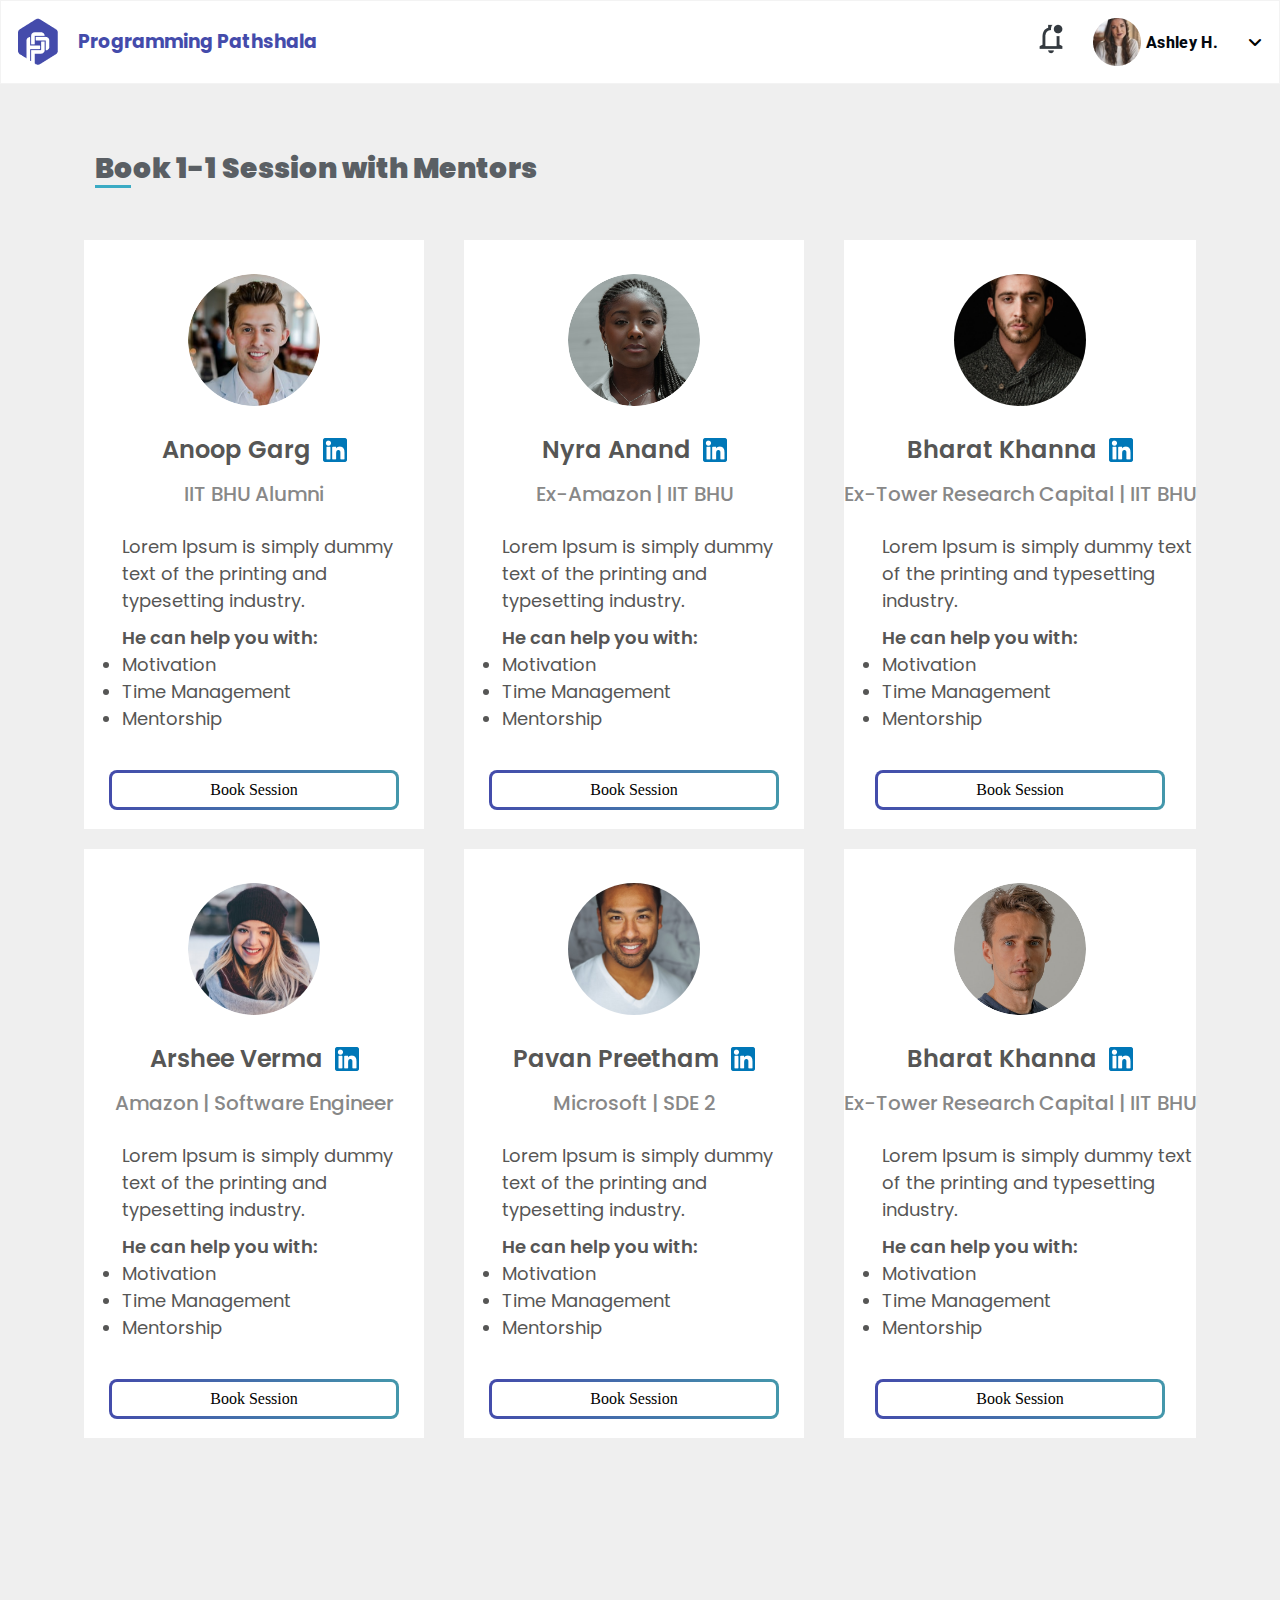
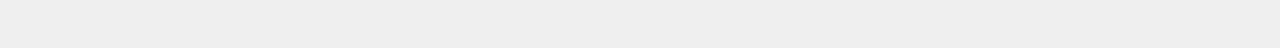
<file: mentor_page.html>
<!DOCTYPE html>
<html lang="en">
<head>
    <meta charset="UTF-8">
    <meta http-equiv="X-UA-Compatible" content="IE=edge">
    <meta name="viewport" content="width=device-width, initial-scale=1.0">
    <title>Booking Session</title>
    <link rel="stylesheet" href="https://cdnjs.cloudflare.com/ajax/libs/font-awesome/6.1.1/css/all.min.css">
    <link rel="stylesheet" href="/css/mentor_page.css">
</head>
<body>
    <div class="navbar">
        <div class="logo-container">
            <img src="./img/PP-logo.png" class="pp-logo" alt="">
            <span class="logo-name">Programming Pathshala</span>
        </div>

        <div class="right-nav">
            <div class="notif">
                <img class="bell-icon" src="./img/notification.png" alt="">
            </div>
            <div class="user">
                <img class="icon_ashley" src="./img/img_ash.png" alt="">
                <span class="ashley">Ashley H.</span>
            </div>
            <a href="#"><i class="fa-solid fa-angle-down"></i></a>
            
        </div>
    </div>

    <div class="content">
        <div class="heading">
            <span class="book">Book 1-1 Session with Mentors</span>
            <div class="horizontal-line" ></div>
        </div>
        <div class="card-container">
            <div class="row">
                <div class="card">
                    <div class="profile-text">
                        <div class="img-bx">
                            <img src="./img/pic1-modified.png" alt="">
                        </div>
                        <div class="mentor-name">
                            <span class="name">Anoop Garg</span>
                            <a href="#"><img src="./img/linkedin.png" alt=""></a>
                        </div>
                        <span class="company" >IIT BHU Alumni</span>   
                    </div>
                    <div class="description">
                        <p class = "about">Lorem Ipsum is simply dummy text of the printing and typesetting industry.</p>
                        <p  class="points">He can help you with:</p>
                        <ul>
                            <li>Motivation</li>
                            <li>Time Management</li>
                            <li>Mentorship</li>
                        </ul>
                    </div>
                    <button class="btn">Book Session</button>
                </div>
                <div class="card">
                    <div class="profile-text">
                        <div class="img-bx">
                            <img src="./img/pic2-modified.png" alt="">
                        </div>
                        <div class="mentor-name">
                            <span class="name">Nyra Anand</span>
                            <a href="#"><img src="./img/linkedin.png" alt=""></a>
                        </div>
                        <span class="company" >Ex-Amazon | IIT BHU</span>
                    </div>
                    <div class="description">
                        <p class = "about">Lorem Ipsum is simply dummy text of the printing and typesetting industry.</p>
                        <p class="points">He can help you with:</p>
                        <ul>
                            <li>Motivation</li>
                            <li>Time Management</li>
                            <li>Mentorship</li>
                        </ul>
                    </div>
                    <button class="btn">Book Session</button>
                </div>
                <div class="card">
                    <div class="profile-text">
                        <div class="img-bx">
                            <img src="./img/pic3.jpg" alt="">
                        </div>
                        <div class="mentor-name">
                            <span class="name">Bharat Khanna</span>
                            <a href="#"><img src="./img/linkedin.png" alt=""></a>
                        </div>
                        <span class="company" >Ex-Tower Research Capital | IIT BHU</span>
                    </div>
                    <div class="description">
                        <p class = "about">Lorem Ipsum is simply dummy text of the printing and typesetting industry.</p>
                        <p class="points">He can help you with:</p>
                        <ul>
                            <li>Motivation</li>
                            <li>Time Management</li>
                            <li>Mentorship</li>
                        </ul>
                    </div>
                    <button class="btn">Book Session</button>
                </div>
            </div>
            <div class="row">
                <div class="card">
                    <div class="profile-text">
                        <div class="img-bx">
                            <img src="./img/pic4-modified.png" alt="">
                        </div>
                        <div class="mentor-name">
                            <span class="name">Arshee Verma</span>
                            <a href="#"><img src="./img/linkedin.png" alt=""></a>
                        </div>
                        <span class="company" >Amazon | Software Engineer</span>
                    </div>
                    <div class="description">
                        <p class = "about">Lorem Ipsum is simply dummy text of the printing and typesetting industry.</p>
                        <p class="points">He can help you with:</p>
                        <ul>
                            <li>Motivation</li>
                            <li>Time Management</li>
                            <li>Mentorship</li>
                        </ul>
                    </div>
                    <button class="btn">Book Session</button>
                </div>
                <div class="card">
                    <div class="profile-text">
                        <div class="img-bx">
                            <img src="./img/pic5.jpg" alt="">
                        </div>
                        <div class="mentor-name">
                            <span class="name">Pavan Preetham</span>
                            <a href="#"><img src="./img/linkedin.png" alt=""></a>
                        </div>
                        <span class="company" >Microsoft | SDE 2</span>   
                    </div>
                    <div class="description">
                        <p class = "about">Lorem Ipsum is simply dummy text of the printing and typesetting industry.</p>
                        <p class="points">He can help you with:</p>
                        <ul>
                            <li>Motivation</li>
                            <li>Time Management</li>
                            <li>Mentorship</li>
                        </ul>
                    </div>
                    <button class="btn">Book Session</button>
                </div>
                <div class="card">
                    <div class="profile-text">
                        <div class="img-bx">
                            <img src="./img/pic6-modified.png" alt="">
                        </div>
                        <div class="mentor-name">
                            <span class="name">Bharat Khanna</span>
                            <a href="#"><img src="./img/linkedin.png" alt=""></a>
                        </div>
                        <span class="company" >Ex-Tower Research Capital | IIT BHU</span>    
                    </div>
                    <div class="description">
                        <p class = "about">Lorem Ipsum is simply dummy text of the printing and typesetting industry.</p>
                        <p class="points">He can help you with:</p>
                        <ul>
                            <li>Motivation</li>
                            <li>Time Management</li>
                            <li>Mentorship</li>
                        </ul>
                    </div>
                        <button class="btn">Book Session</button>
                </div>
            </div>
        </div>
    </div>
</body>
</html>
</file>
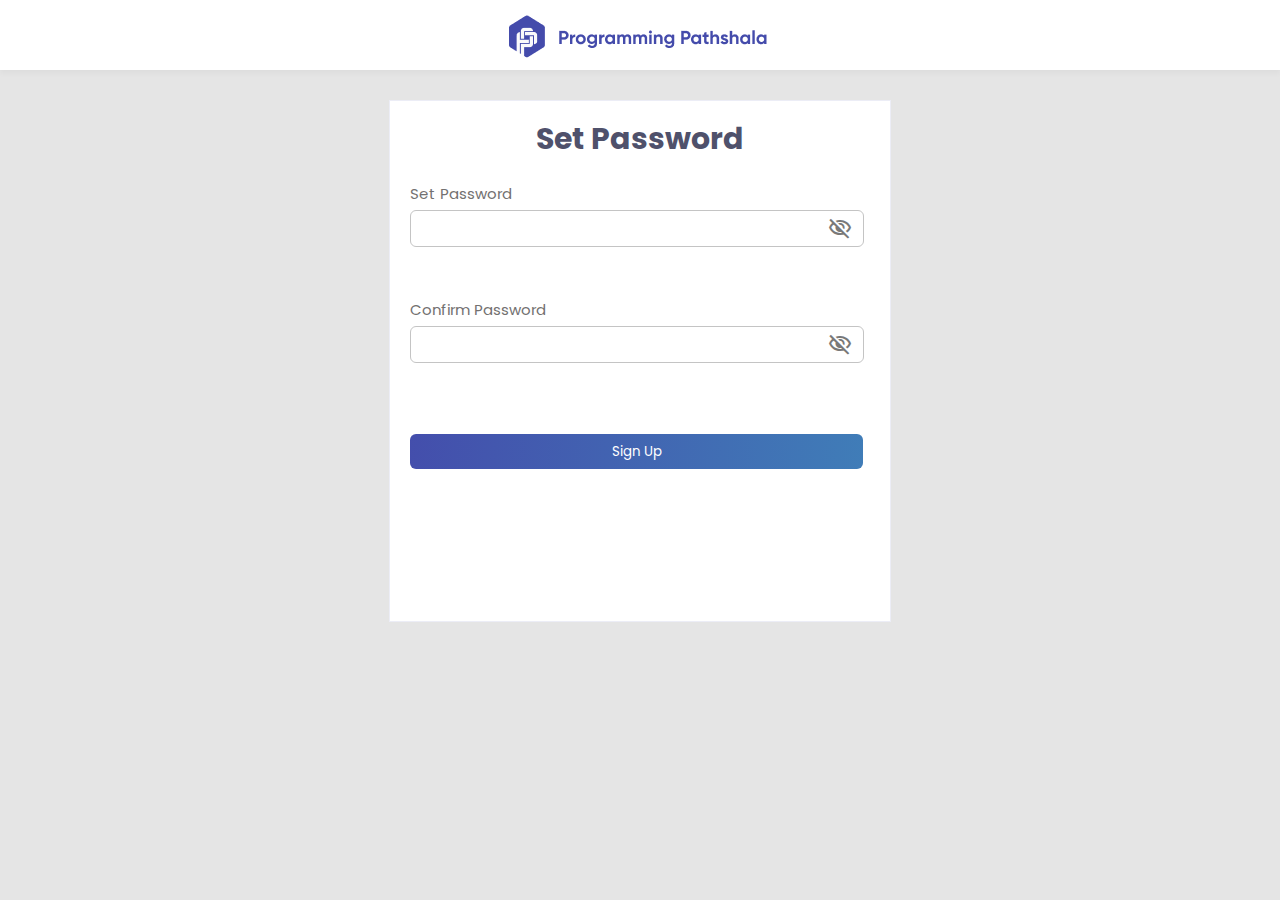
<file: setpass.html>
<!DOCTYPE html>
<html lang="en">
  <head>
    <meta charset="utf-8" />
    <meta name="viewport" content="width=device-width, initial-scale=1.0" />
    <link rel="stylesheet" href="/css/signup.css" />
    <link
      rel="stylesheet"
      href="https://fonts.googleapis.com/css2?family=Material+Symbols+Outlined:opsz,wght,FILL,GRAD@48,400,0,0"
    />
    <title>Set Password</title>
  </head>

  <body>
    <nav>
      <a href="/index.html"
        ><img src="/img/logo.png" alt="programming-pathshala-logo"
      /></a>
    </nav>

    <div class="container">
      <h1>Set Password</h1>
      <form>
        <label>Set Password</label>
        <input class="hide" type="password" />
        <span class="material-symbols-outlined toggle eye">visibility_off</span>
        <label>Confirm Password</label>
        <input class="hide" type="password" />
        <span class="material-symbols-outlined toggle1 eye1"
          >visibility_off</span
        >
        <button id="btn-signup">Sign Up</button>
      </form>
    </div>
    <script src="js/script.js"></script>
  </body>
</html>
</file>
<file: css/mentor_page.css>
@import url('https://fonts.googleapis.com/css2?family=Poppins&family=Roboto&display=swap');
*{
    margin: 0;
    padding: 0;
    box-sizing: border-box;
}
body{
    font-family: 'Poppins', sans-serif;
    min-height: 100vh;
}

.navbar{
    display: flex;
    justify-content: space-between;
    background: #FFFFFF;
    border: 1px solid #F3F3F3;

    box-shadow: 0px 4px 5px rgba(0, 0, 0, 0.03);
    /* padding-top: 5px; */
    padding: 17px;
}

.logo-container{
    display: flex;
    align-items: center;
    column-gap: 20px;
    /* padding-left: 30px; */
}

.logo-name{
    font-weight: bolder;
    font-size: 18.7544px;
    line-height: 22px;
    color: #444BAB;
}

.right-nav{
    display: flex;
    align-items: center;
    justify-content: center;
    column-gap: 30px;
    /* padding-right: 30px; */
}

.right-nav .user .ashley{
    font-family: 'Roboto', sans-serif;;
    font-weight: 800;
    font-size: 16px;
    line-height: 19px;
    letter-spacing: 0.02em;
    color: #030910;
    text-align: center;
}

.user{
    display:flex;
    align-items: center;
    column-gap: 5px;
}

.fa-solid, .fas{
    color: black;
}


/* Mentor Section Styling */


.content{
    width: 100%;
    display:flex;
    flex-direction: column;
    background: #efefef;
    line-height: 1.5;
    padding-bottom: 200px;
}
.heading{
    margin-left: 95px;
    margin-top: 68px;
    margin-bottom: 42px;
}
.heading .book{
    font-weight: 900;
    font-size: 28px;
    line-height: 33px;
    text-align: center;
    color: #5A5F64;
}
.heading .horizontal-line{
    border-bottom: 3px solid #3BABC4;
    width: 3%;
}

a{
    text-decoration: none;
}
.card-container{
    width: 90%;
    max-width: 100%;
    margin: 0 auto;  
}

.row{
    display: flex;
    align-items: center;
    justify-content: space-between;
}
.card{
    flex: 1 1 21rem;
    display: flex;
    flex-direction: column;
    flex-wrap: wrap;
    align-self: normal;
    margin: 10px 20px;
    background : #fff;
}
.profile-text{
    display: flex;
    flex-direction: column;
    align-items: center;
    justify-content:center;
    margin-top: 34px;
    margin-bottom: 24px;
    white-space: nowrap;
}

.profile-text .img-bx {
    position: relative;
    width: 132px;
    height: 132px;
    border-radius: 50%;
    overflow: hidden;
}

.profile-text .img-bx img {
    position: absolute;
    top: 0;
    left: 0;
    width: 100%;
    height: 100%;
    object-fit: cover;
}
.mentor-name {
    display: flex;
    column-gap: 12px;
    align-items: center;
    justify-content: center;
    margin-top: 24px;
    margin-bottom: 10px;
}
.mentor-name .name{
    font-weight: 600;
    font-size: 24px;
    line-height: 36px;
    text-align: right;
    color: #565655;
}
.mentor-name img{
    width: 24px;
    height: 24px;
}

.mentor-name a{
    padding-top: 8px;
}

.profile-text .company{
    font-weight: 500;
    font-size: 20px;
    line-height: 30px;
    text-align: center;
    color: #888888;
}

.description{
    padding-left: 38px;
    margin-bottom: 28px;
}

.description .about{
    font-weight: 400;
    font-size: 18px;
    line-height: 27px;
    color: #565655;
    margin-bottom: 10px;
}

.description .points{
    font-weight: 600;
    font-size: 18px;
    line-height: 27px;
    color: #565655;
}

.description ul{
    font-weight: 400;
    font-size: 18px;
    line-height: 27px;
    color: #565655;
    margin-bottom: 10px;
}


.btn{
    border-radius: 8px;
    padding: 1rem;
    font-family: 'Avenir Next';
    font-size: 1rem;
    padding: .5rem 3rem;
    color:  linear-gradient(rgba(255, 255, 255, 0), rgba(255, 255, 255, 0)), linear-gradient(101deg, #444BAB, #4498AB);
    box-shadow: 0 0 6px 0 rgba(157, 96, 212, 0.5);
    border: solid 3px transparent;
    background-image: linear-gradient(rgba(255, 255, 255, 0), rgba(255, 255, 255, 0)), linear-gradient(101deg, #444BAB, #4498AB);
    background-origin: border-box;
    background-clip: content-box, border-box;
    box-shadow: 2px 1000px 1px #fff inset;
    /* background: -webkit-linear-gradient(#eee, #333);
  -webkit-background-clip: text;
  -webkit-text-fill-color: transparent; */

    cursor: pointer;

    width: 290px;
    margin-left: auto;
    margin-right: auto;
    margin-bottom: 19px;
}

.btn:hover{
    box-shadow: none;
    color: white;
}
</file>
<file: css/signup.css>
@import url("https://fonts.googleapis.com/css2?family=Poppins&display=swap");

* {
  margin: 0;
  padding: 0;
}

body {
  font-family: "Poppins", sans-serif;
  min-height: 100vh;
  background: #e5e5e5;
}

nav {
  height: 70px;
  width: auto;
  position: relative;
  box-shadow: 0px 4px 5px rgba(0, 0, 0, 0.03);
  background: #ffffff;
}

nav img {
  display: block;
  width: 262px;
  height: 42.75px;
  margin: auto;
  padding: 15px;
}

.container {
  border: 1px solid rgba(68, 75, 171, 0.1);
  width: 500px;
  height: 520px;
  margin: 30px auto;
  background: white;
}

.container h1 {
  color: #4f516b;
  text-align: center;
  padding-top: 15px;
  font-size: 30px;
}

.container p {
  text-align: center;
}

form {
  width: 300px;
  margin-left: 20px;
}

form label {
  display: flex;
  margin: 20px 0 5px 0;
  font-size: 15px;
  color: #737171;
  font-weight: 400;
}

form input {
  width: 442px;
  height: 35px;
  border: 1px solid #c4c4c4;
  border-radius: 6px;
  outline: none;
  padding-left: 10px;
  font-family: "Poppins", sans-serif;
}

button {
  width: 453px;
  height: 35px;
  border: none;
  background: linear-gradient(93.44deg, #444bab -6.8%, #3ca5c2 186.94%);
  border-radius: 6px;
  font-family: "Poppins", sans-serif;
  cursor: pointer;
  align-items: center;
  color: white;
}

#set {
  margin-top: 45px;
  color: white;
}

#or {
  margin: 30px;
  font-size: 15px;
  font-weight: 500;
}

#account {
  line-height: 30px;
  font-weight: 500;
  font-size: 15px;
  padding-top: 50px;
}

#btn-signup {
  margin-top: 40px;
}

#account a {
  font-weight: 400;
  text-decoration: none;
}

.google_signup {
  text-align: center;
}

.google_signup a:link,
a:visited {
  padding: 5px 135px;
  color: #444bab;
  font-size: 16px;
  font-weight: 600;
  text-decoration: none;
  border: 1.5px solid #444bab;
  border-radius: 6px;
}

.google_signup img {
  width: 15px;
  margin-bottom: -2px;
  margin-right: 4px;
}

.material-symbols-outlined {
  display: flex;
  transform: translate(1740%, -130%);
  color: #797979;
  cursor: pointer;
  font-size: 20px;
}
</file>
